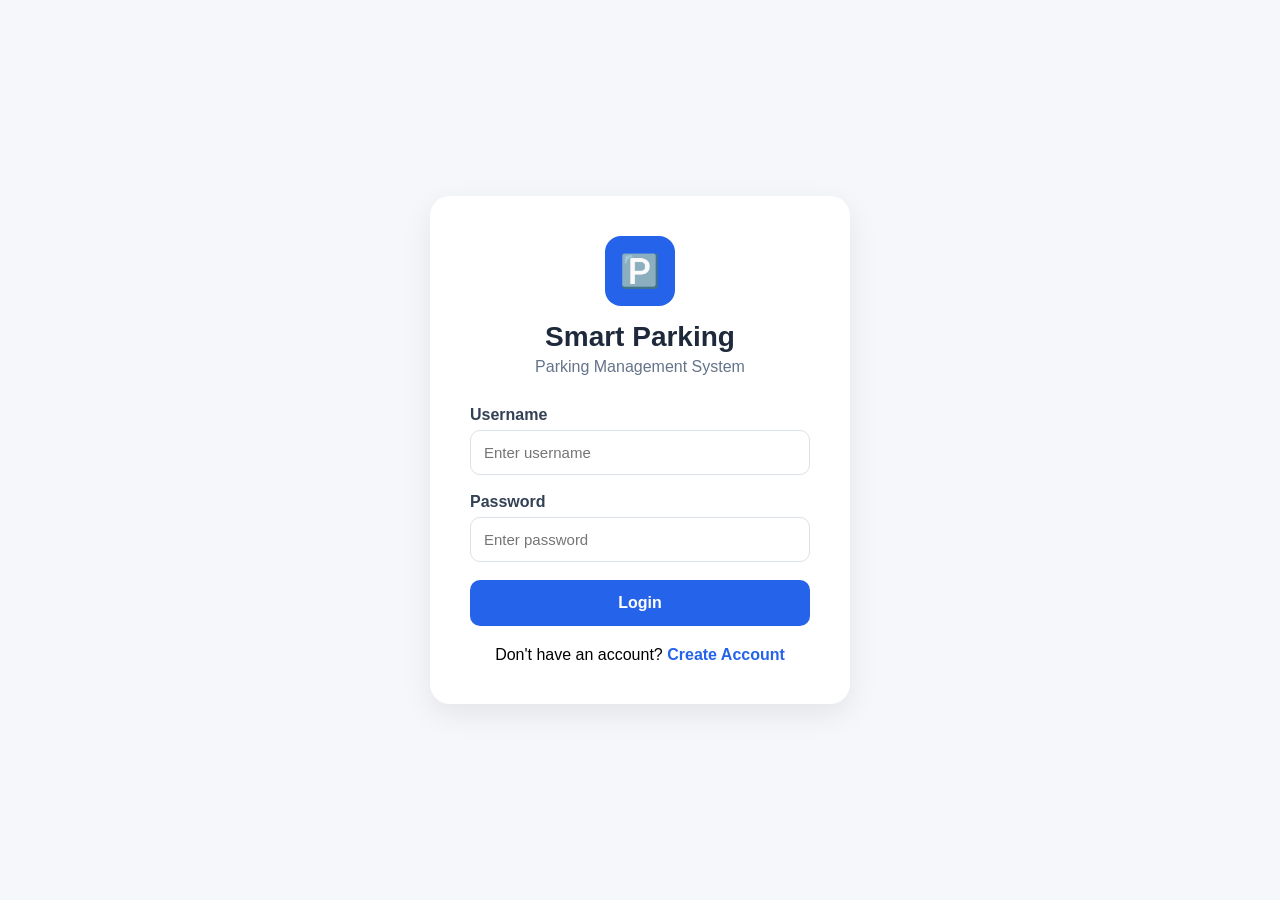
<file: index.html>
<!DOCTYPE html>
<html lang="en">
<head>
<meta charset="UTF-8">
<meta name="viewport" content="width=device-width, initial-scale=1.0">
<title>Smart Parking System - Login</title>

<style>
*{
    margin:0;
    padding:0;
    box-sizing:border-box;
    font-family:'Segoe UI',sans-serif;
}

body{
    background:#f5f7fb;
    height:100vh;
    display:flex;
    justify-content:center;
    align-items:center;
}

.login-container{
    width:420px;
    background:white;
    padding:40px;
    border-radius:20px;
    box-shadow:0 10px 30px rgba(0,0,0,0.08);
}

.logo{
    text-align:center;
    margin-bottom:30px;
}

.logo-icon{
    width:70px;
    height:70px;
    background:#2563eb;
    border-radius:16px;
    display:flex;
    justify-content:center;
    align-items:center;
    margin:0 auto 15px;
    color:white;
    font-size:32px;
}

.logo h1{
    color:#1e293b;
    font-size:28px;
}

.logo p{
    color:#64748b;
    margin-top:5px;
}

.form-group{
    margin-bottom:18px;
}

.form-group label{
    display:block;
    margin-bottom:6px;
    color:#334155;
    font-weight:600;
}

.form-group input{
    width:100%;
    padding:13px;
    border:1px solid #dbe2ea;
    border-radius:10px;
    font-size:15px;
}

.form-group input:focus{
    outline:none;
    border-color:#2563eb;
}

.login-btn{
    width:100%;
    padding:14px;
    border:none;
    border-radius:10px;
    background:#2563eb;
    color:white;
    font-size:16px;
    font-weight:600;
    cursor:pointer;
    transition:0.3s;
}

.login-btn:hover{
    background:#1d4ed8;
}

.signup-link{
    text-align:center;
    margin-top:20px;
}

.signup-link a{
    color:#2563eb;
    text-decoration:none;
    font-weight:600;
}

.error{
    color:#ef4444;
    margin-top:12px;
    text-align:center;
}
</style>
</head>

<body>

<div class="login-container">

    <div class="logo">
        <div class="logo-icon">🅿️</div>
        <h1>Smart Parking</h1>
        <p>Parking Management System</p>
    </div>

    <form id="loginForm">

        <div class="form-group">
            <label>Username</label>
            <input
                type="text"
                id="username"
                placeholder="Enter username"
                required>
        </div>

        <div class="form-group">
            <label>Password</label>
            <input
                type="password"
                id="password"
                placeholder="Enter password"
                required>
        </div>

        <button type="submit" class="login-btn">
            Login
        </button>

        <div class="error" id="error"></div>

    </form>

    <div class="signup-link">
        Don't have an account?
        <a href="signup.html">Create Account</a>
    </div>

</div>

<script>

document.getElementById("loginForm")
.addEventListener("submit", function(e){

    e.preventDefault();

    const username =
        document.getElementById("username").value;

    const password =
        document.getElementById("password").value;

    if(!username || !password){
        document.getElementById("error")
        .innerText = "Please fill in all fields.";
        return;
    }

    // Firebase login code goes here

    console.log("Login Attempt:");
    console.log(username);

});

</script>

</body>
</html>
</file>
